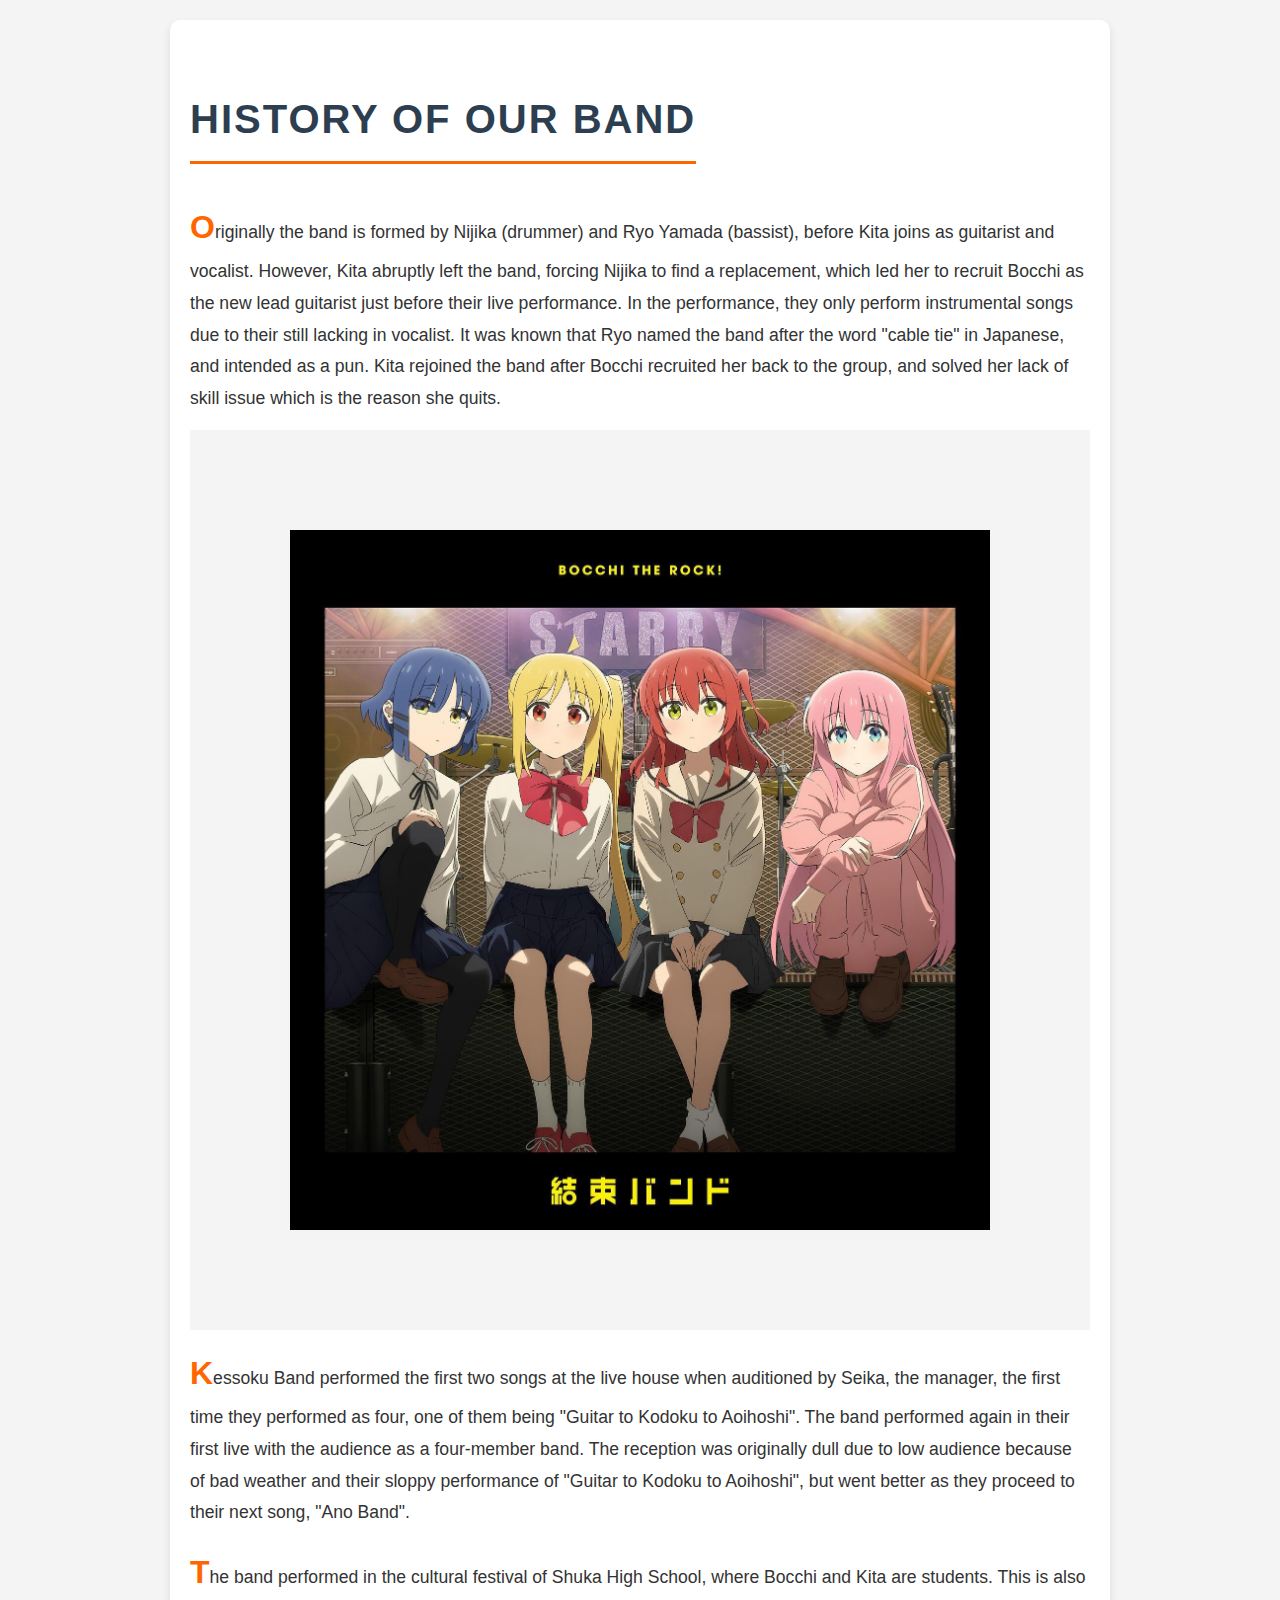
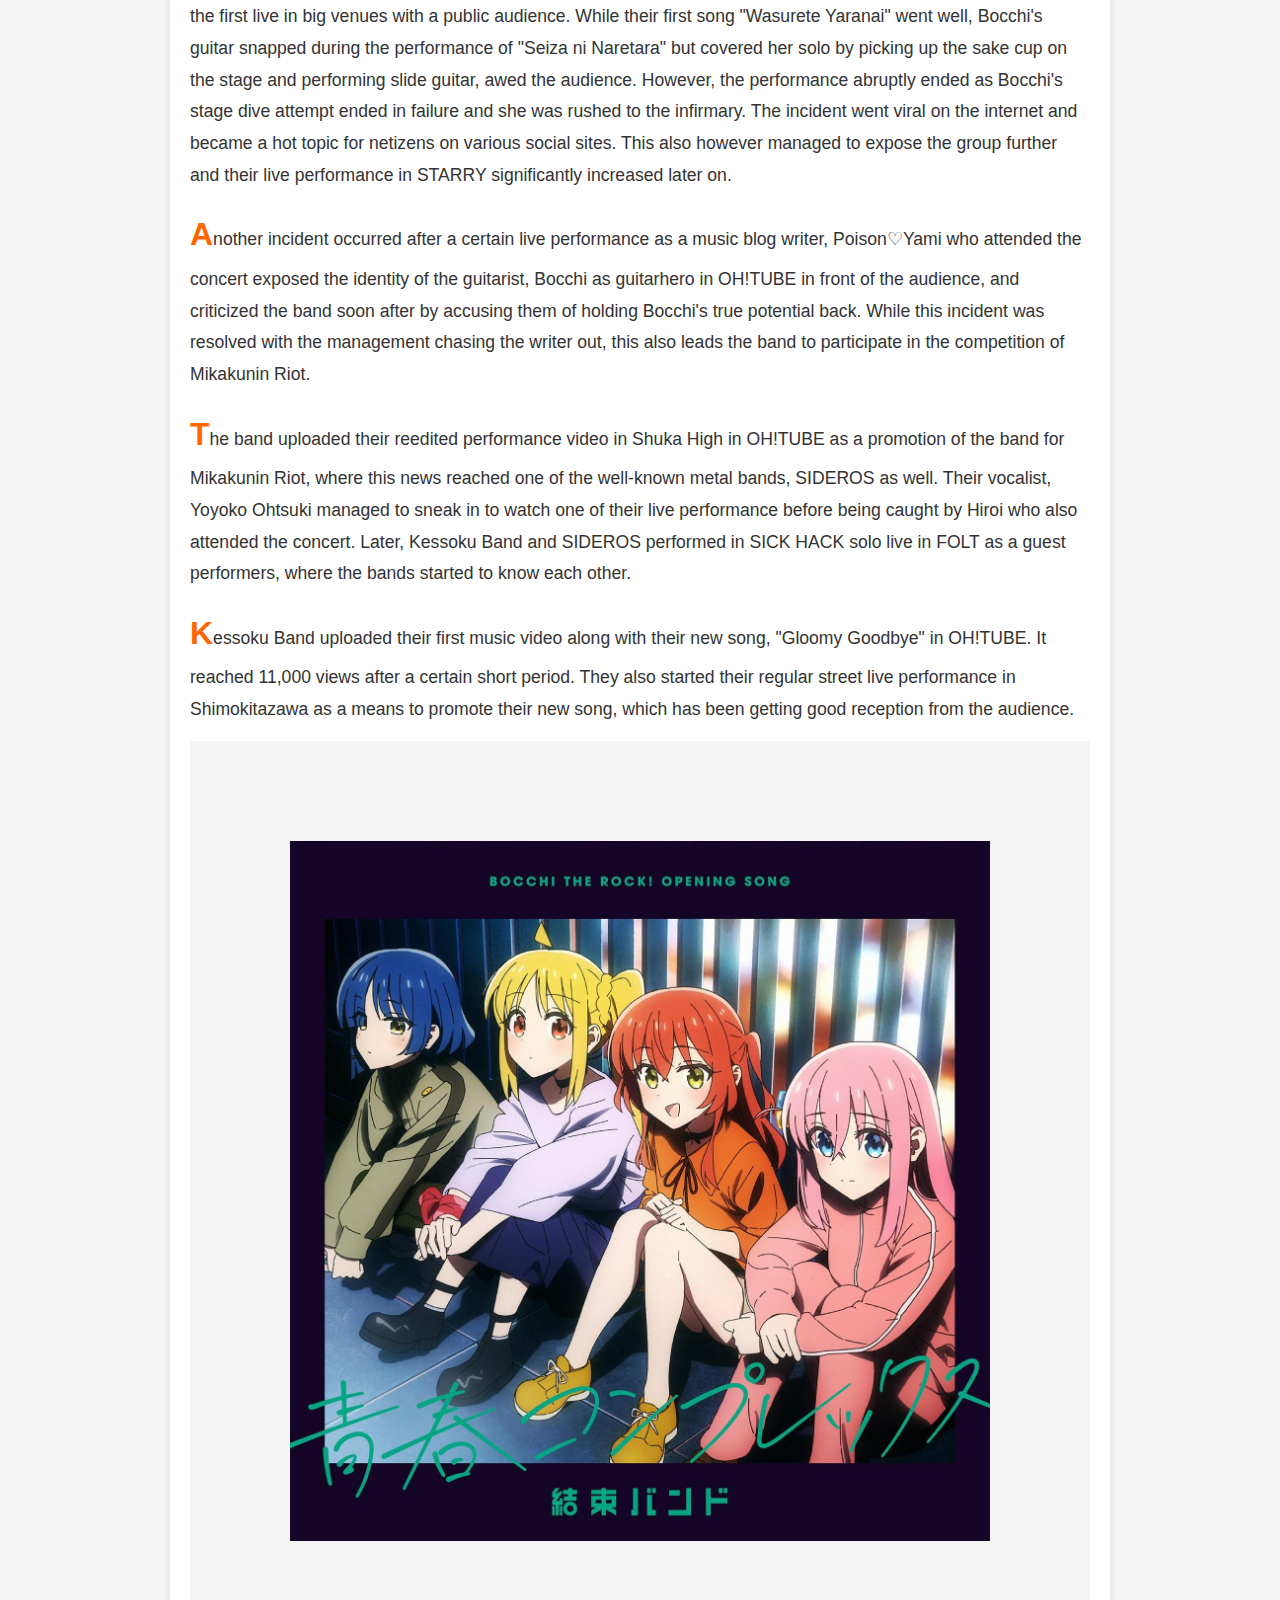
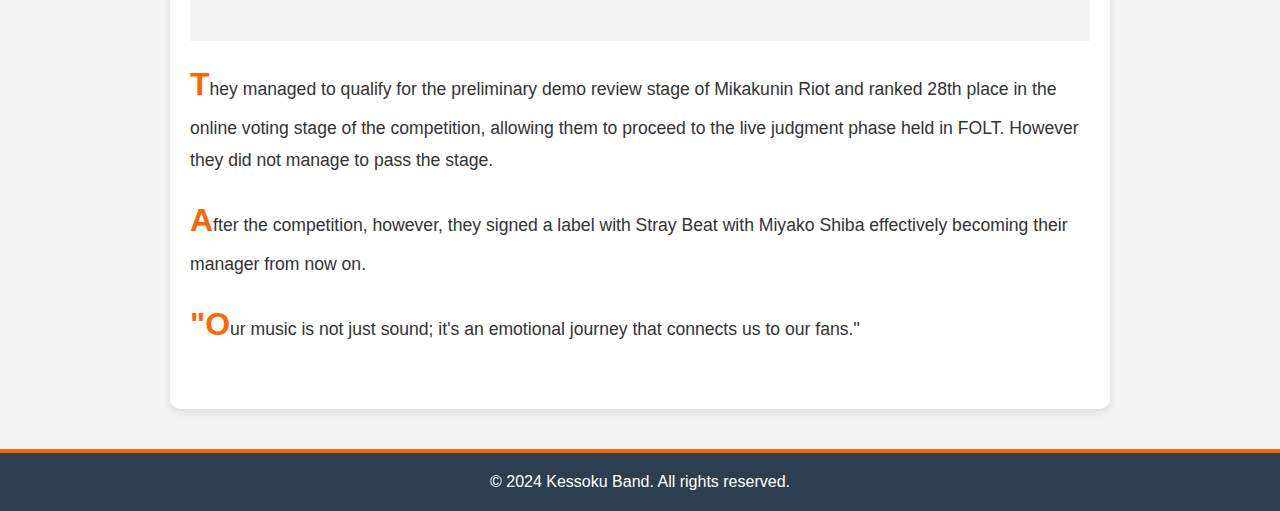
<file: about.html>
<!DOCTYPE html>
<html lang="en">
<head>
    <meta charset="UTF-8">
    <meta name="viewport" content="width=device-width, initial-scale=1.0">
    <title>About Us - Kessoku Band</title>
    <link rel="stylesheet" href="stylea.css">
</head>
<body>
    <section id="about">
        <h1>History of Our Band</h1>
        <p>Originally the band is formed by Nijika (drummer) and Ryo Yamada (bassist), before Kita joins as guitarist and vocalist. However, Kita abruptly left the band, forcing Nijika to find a replacement, which led her to recruit Bocchi as the new lead guitarist just before their live performance. In the performance, they only perform instrumental songs due to their still lacking in vocalist. It was known that Ryo named the band after the word "cable tie" in Japanese, and intended as a pun. Kita rejoined the band after Bocchi recruited her back to the group, and solved her lack of skill issue which is the reason she quits.</p>
        <div class="container">
            <img src="p1.jpg">
        </div>
        <p>Kessoku Band performed the first two songs at the live house when auditioned by Seika, the manager, the first time they performed as four, one of them being "Guitar to Kodoku to Aoihoshi". The band performed again in their first live with the audience as a four-member band. The reception was originally dull due to low audience because of bad weather and their sloppy performance of "Guitar to Kodoku to Aoihoshi", but went better as they proceed to their next song, "Ano Band".</p>
        <p>The band performed in the cultural festival of Shuka High School, where Bocchi and Kita are students. This is also the first live in big venues with a public audience. While their first song "Wasurete Yaranai" went well, Bocchi's guitar snapped during the performance of "Seiza ni Naretara" but covered her solo by picking up the sake cup on the stage and performing slide guitar, awed the audience. However, the performance abruptly ended as Bocchi's stage dive attempt ended in failure and she was rushed to the infirmary. The incident went viral on the internet and became a hot topic for netizens on various social sites. This also however managed to expose the group further and their live performance in STARRY significantly increased later on.</p>
        <p>Another incident occurred after a certain live performance as a music blog writer, Poison♡Yami who attended the concert exposed the identity of the guitarist, Bocchi as guitarhero in OH!TUBE in front of the audience, and criticized the band soon after by accusing them of holding Bocchi's true potential back. While this incident was resolved with the management chasing the writer out, this also leads the band to participate in the competition of Mikakunin Riot.</p>
        <p>The band uploaded their reedited performance video in Shuka High in OH!TUBE as a promotion of the band for Mikakunin Riot, where this news reached one of the well-known metal bands, SIDEROS as well. Their vocalist, Yoyoko Ohtsuki managed to sneak in to watch one of their live performance before being caught by Hiroi who also attended the concert. Later, Kessoku Band and SIDEROS performed in SICK HACK solo live in FOLT as a guest performers, where the bands started to know each other.</p>
        <p>Kessoku Band uploaded their first music video along with their new song, "Gloomy Goodbye" in OH!TUBE. It reached 11,000 views after a certain short period. They also started their regular street live performance in Shimokitazawa as a means to promote their new song, which has been getting good reception from the audience.</p>
        <div class="container">
            <img src="p2.jpg">
        </div>
        <p>They managed to qualify for the preliminary demo review stage of Mikakunin Riot and ranked 28th place in the online voting stage of the competition, allowing them to proceed to the live judgment phase held in FOLT. However they did not manage to pass the stage.</p>
        <p>After the competition, however, they signed a label with Stray Beat with Miyako Shiba effectively becoming their manager from now on.</p>
        <div class="callout">
            <p>"Our music is not just sound; it's an emotional journey that connects us to our fans."</p>
        </div>
    </section>
    <footer>
        <p>&copy; 2024 Kessoku Band. All rights reserved.</p>
    </footer>
</body>
</html>
</file>
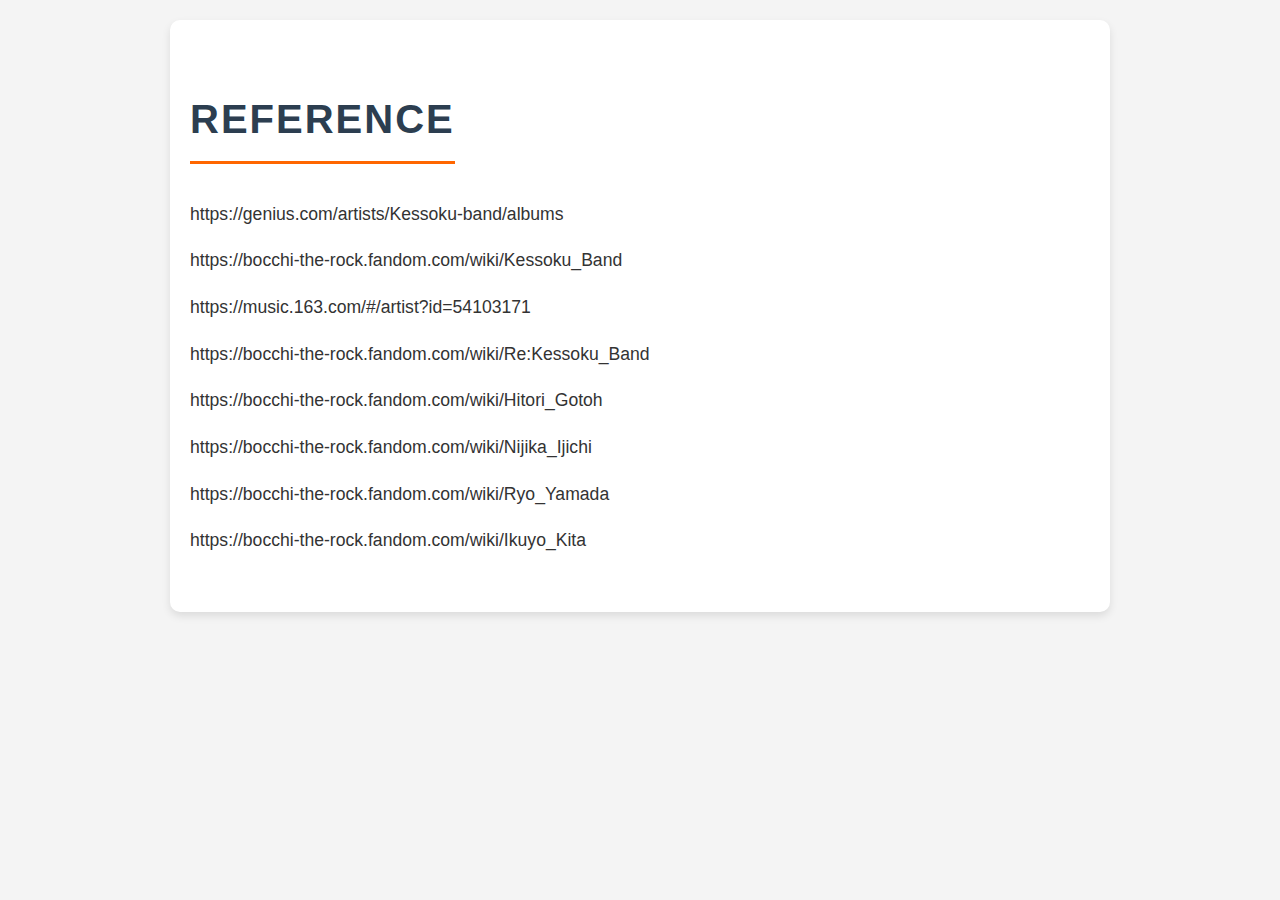
<file: reference.html>
<!DOCTYPE html>
<html lang="en">
<head>
    <meta charset="UTF-8">
    <meta name="viewport" content="width=device-width, initial-scale=1.0">
    <title>Reference - Kessoku Band</title>
    <link rel="stylesheet" href="styler.css">
</head>
<body>
    <section id="about">
        <h1>Reference</h1>
        <p>https://genius.com/artists/Kessoku-band/albums</p>
        <p>https://bocchi-the-rock.fandom.com/wiki/Kessoku_Band</p>
        <p>https://music.163.com/#/artist?id=54103171</p>
        <p>https://bocchi-the-rock.fandom.com/wiki/Re:Kessoku_Band</p>
        <p>https://bocchi-the-rock.fandom.com/wiki/Hitori_Gotoh</p>
        <p>https://bocchi-the-rock.fandom.com/wiki/Nijika_Ijichi</p>
        <p>https://bocchi-the-rock.fandom.com/wiki/Ryo_Yamada</p>
        <p>https://bocchi-the-rock.fandom.com/wiki/Ikuyo_Kita</p>
    </section>
</body>
</html>
</file>
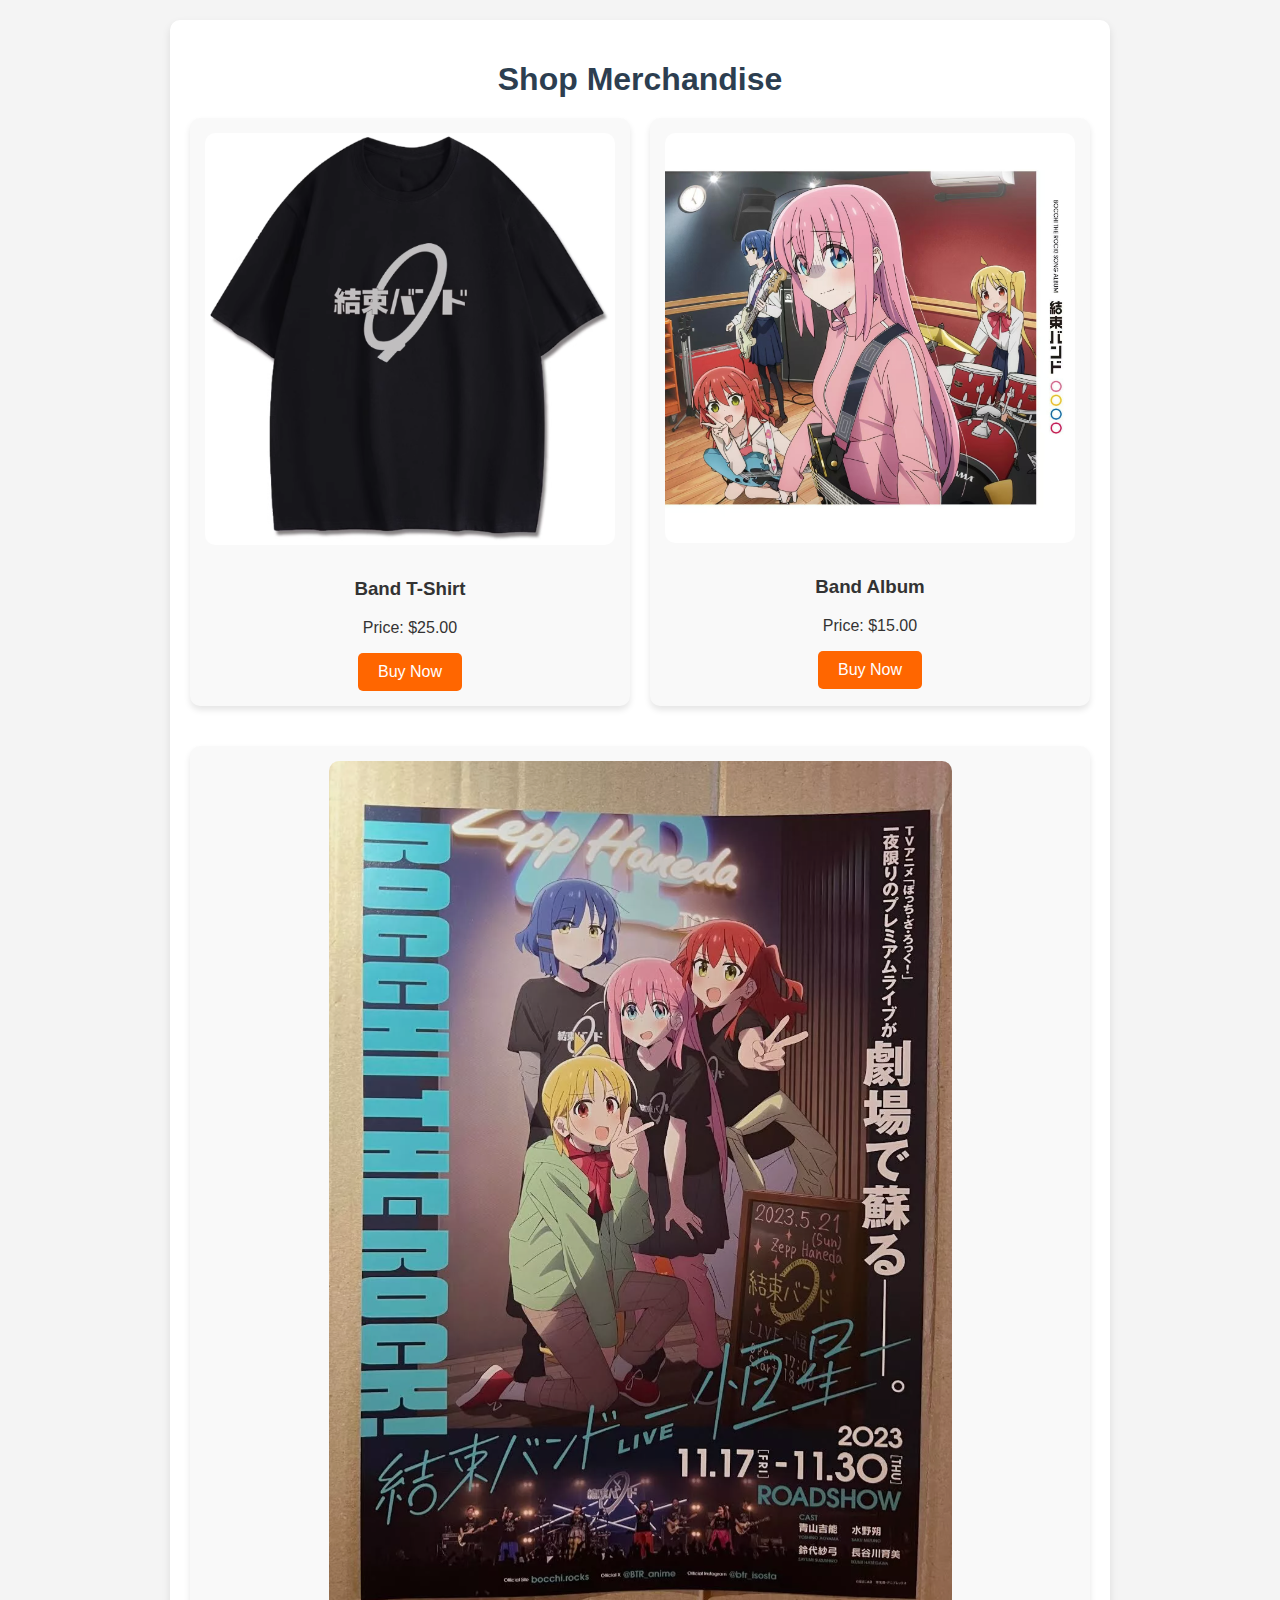
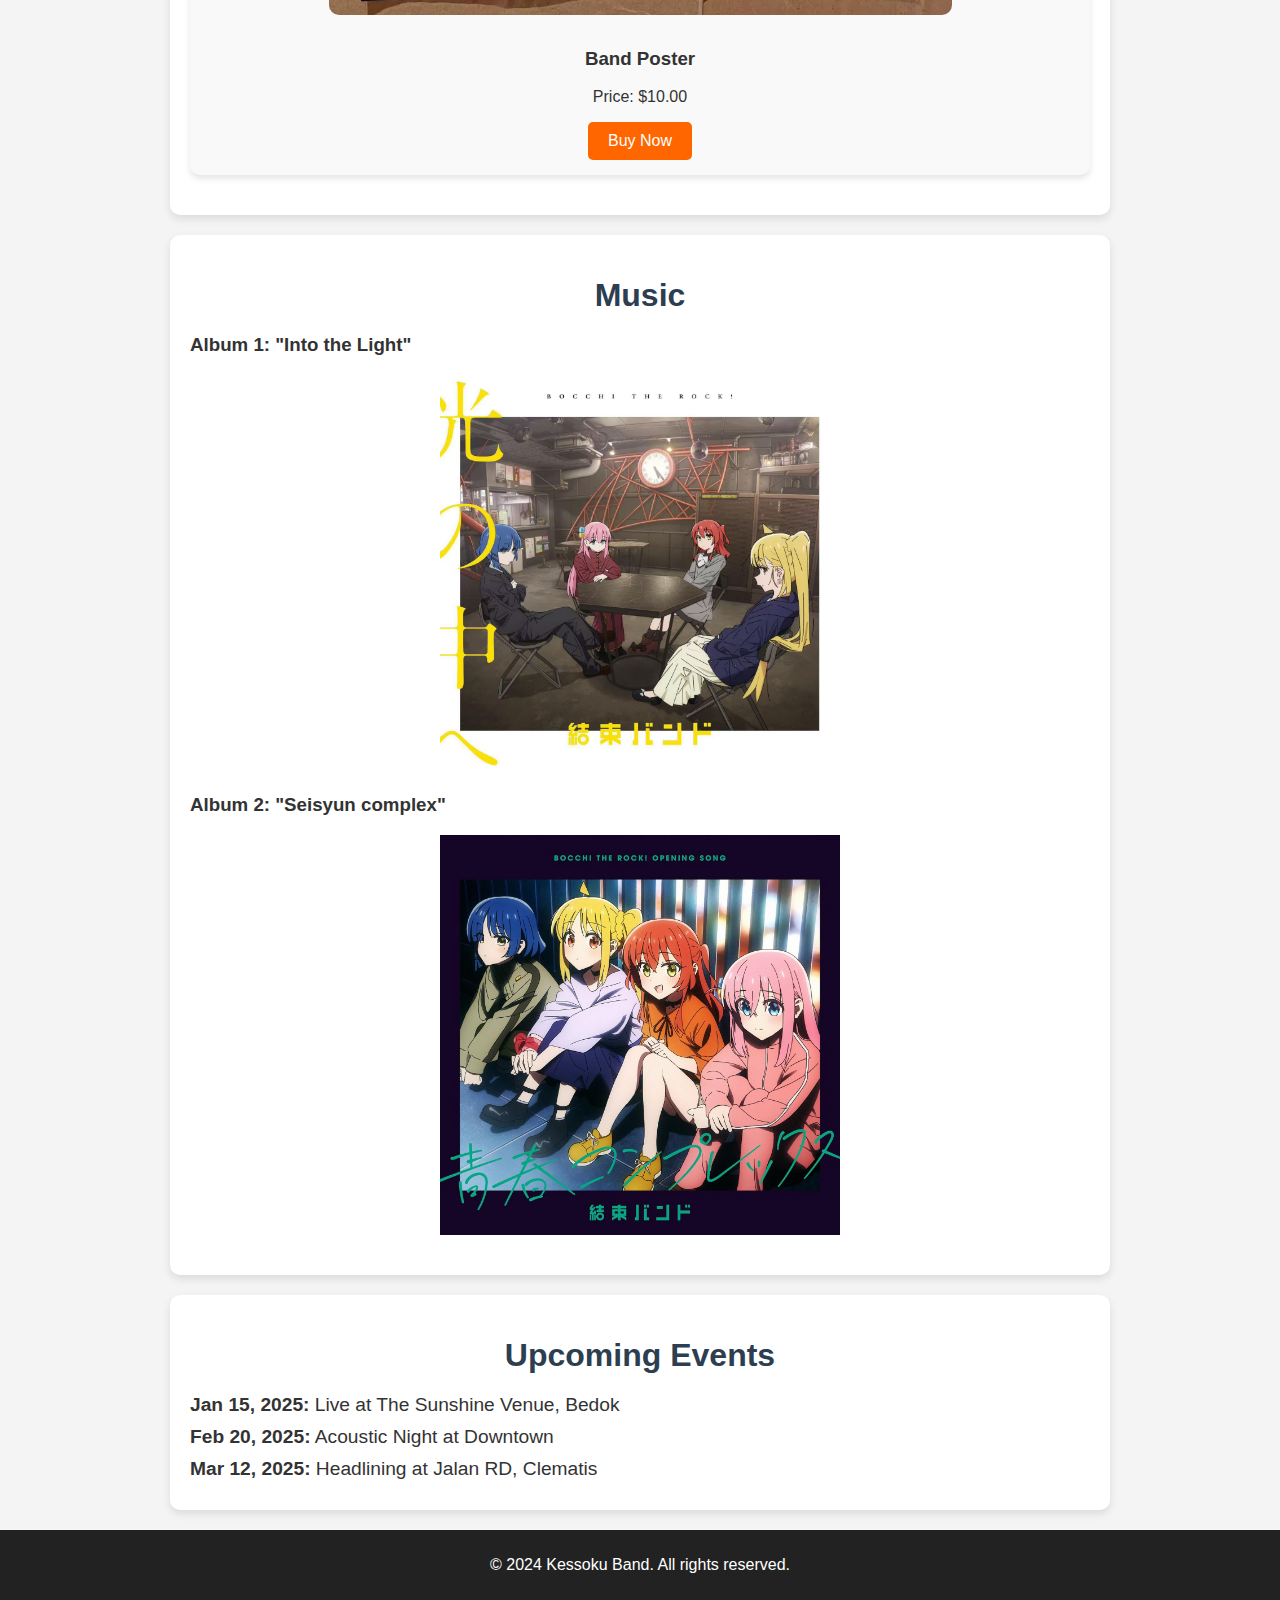
<file: service.html>
<!DOCTYPE html>
<html lang="en">
<head>
    <meta charset="UTF-8">
    <meta name="viewport" content="width=device-width, initial-scale=1.0">
    <title>Merchandise & Events - Kessoku Band</title>
    <link rel="stylesheet" href="styles.css">
</head>
<body>
    <section id="merchandise">
        <h1>Shop Merchandise</h1>
        <div class="items">
            <div class="item">
                <img src="tshirt.png" alt="Band T-Shirt">
                <h3>Band T-Shirt</h3>
                <p>Price: $25.00</p>
                <button>Buy Now</button>
            </div>
            <div class="item">
                <img src="album.jpg" alt="Band Album">
                <h3>Band Album</h3>
                <p>Price: $15.00</p>
                <button>Buy Now</button>
            </div>
            <div class="item">
                <img src="poster.png" alt="Band Poster">
                <h3>Band Poster</h3>
                <p>Price: $10.00</p>
                <button>Buy Now</button>
            </div>
        </div>
    </section>
    <section id="music">
        <h1>Music</h1>
        <div class="music-list">
            <div class="track">
                <h3>Album 1: "Into the Light"</h3>
                <div class="container">
                    <img src="Into the light.jpg">
                </div>
            </div>
            <div class="track">
                <h3>Album 2: "Seisyun complex"</h3>
                <div class="container">
                    <img src="p2.jpg">
                </div>
            </div>
        </div>
    </section>
    <section id="events">
        <h1>Upcoming Events</h1>
        <ul>
            <li><strong>Jan 15, 2025:</strong> Live at The Sunshine Venue, Bedok</li>
            <li><strong>Feb 20, 2025:</strong> Acoustic Night at Downtown</li>
            <li><strong>Mar 12, 2025:</strong> Headlining at Jalan RD, Clematis</li>
        </ul>
    </section>
    <footer>
        <p>&copy; 2024 Kessoku Band. All rights reserved.</p>
    </footer>
</body>
</html>
</file>
<file: stylea.css>
body {
    font-family: 'Arial', sans-serif;
    margin: 0;
    padding: 0;
    background-color: #f4f4f4;
    color: #333;
}
#about {
    background-color: #fff;
    padding: 40px 20px;
    margin: 20px auto;
    max-width: 900px;
    border-radius: 10px;
    box-shadow: 0 4px 8px rgba(0, 0, 0, 0.1);
    line-height: 1.6;
}
#about h1, #about h2 {
    text-align: center;
    color: #2c3e50;
    margin-bottom: 20px;
    text-transform: uppercase;
    letter-spacing: 2px;
}
#about h1 {
    font-size: 2.5rem;
    border-bottom: 3px solid #ff6600;
    display: inline-block;
    padding-bottom: 10px;
}
#about h2 {
    font-size: 2rem;
    margin-top: 40px;
}
#about p {
    margin: 15px 0;
    font-size: 1.1rem;
    line-height: 1.8;
}
#about p:first-letter {
    font-size: 2rem;
    font-weight: bold;
    color: #ff6600;
}
footer {
    background-color: #2c3e50;
    color: #fff;
    text-align: center;
    padding: 20px;
    margin-top: 40px;
    border-top: 4px solid #ff6600;
    font-size: 1rem;
}
footer p {
    margin: 0;
}
@media (max-width: 768px) {
    #about {
        padding: 20px;
    }

    #about h1 {
        font-size: 2rem;
    }

    #about h2 {
        font-size: 1.5rem;
    }

    #about p {
        font-size: 1rem;
    }
}
body {
    background-size: cover;
    background-attachment: fixed;
}
.container {
    display: flex;
    justify-content: center;
    align-items: center;
    height: 100vh;
    background-color: #f4f4f4;
}
.container img {
    max-width: 100%;
    height: 700px;
}
</file>
<file: styler.css>
body {
    font-family: 'Arial', sans-serif;
    margin: 0;
    padding: 0;
    background-color: #f4f4f4;
    color: #333;
}
#about {
    background-color: #fff;
    padding: 40px 20px;
    margin: 20px auto;
    max-width: 900px;
    border-radius: 10px;
    box-shadow: 0 4px 8px rgba(0, 0, 0, 0.1);
    line-height: 1.6;
}
#about h1, #about h2 {
    text-align: center;
    color: #2c3e50;
    margin-bottom: 20px;
    text-transform: uppercase;
    letter-spacing: 2px;
}
#about h1 {
    font-size: 2.5rem;
    border-bottom: 3px solid #ff6600;
    display: inline-block;
    padding-bottom: 10px;
}
#about h2 {
    font-size: 2rem;
    margin-top: 40px;
}
#about p {
    margin: 15px 0;
    font-size: 1.1rem;
    line-height: 1.8;
}
footer {
    background-color: #2c3e50;
    color: #fff;
    text-align: center;
    padding: 20px;
    margin-top: 40px;
    border-top: 4px solid #ff6600;
    font-size: 1rem;
}
footer p {
    margin: 0;
}
@media (max-width: 768px) {
    #about {
        padding: 20px;
    }

    #about h1 {
        font-size: 2rem;
    }

    #about h2 {
        font-size: 1.5rem;
    }

    #about p {
        font-size: 1rem;
    }
}
</file>
<file: styles.css>
body {
    font-family: 'Arial', sans-serif;
    margin: 0;
    padding: 0;
    background-color: #f4f4f4;
    color: #333;
}
header {
    background-color: #222;
    color: white;
    padding: 10px 0;
    text-align: center;
}
nav ul {
    list-style: none;
    padding: 0;
    margin: 0;
    display: flex;
    justify-content: center;
}
nav ul li {
    margin: 0 15px;
}
nav ul li a {
    color: white;
    text-decoration: none;
    font-size: 1.2rem;
}
h1 {
    text-align: center;
    color: #2c3e50;
    margin-bottom: 20px;
}
section {
    padding: 20px;
    margin: 20px auto;
    max-width: 900px;
    background: white;
    border-radius: 10px;
    box-shadow: 0 4px 8px rgba(0, 0, 0, 0.1);
}
.items {
    display: flex;
    gap: 20px;
    flex-wrap: wrap;
    justify-content: space-between;
}
.item {
    text-align: center;
    background-color: #f9f9f9;
    padding: 15px;
    border-radius: 10px;
    box-shadow: 0 4px 6px rgba(0, 0, 0, 0.1);
    flex: 1 1 calc(33.333% - 20px); /* Three items per row */
    margin-bottom: 20px;
}
.item img {
    max-width: 100%;
    height: auto;
    border-radius: 10px;
    margin-bottom: 10px;
}
.item button {
    background-color: #ff6600;
    color: white;
    border: none;
    padding: 10px 20px;
    cursor: pointer;
    font-size: 1rem;
    border-radius: 5px;
    transition: background-color 0.3s ease;
}
.item button:hover {
    background-color: #e05500;
}
.music-list {
    margin: 20px 0;
}
.track {
    margin-bottom: 20px;
}
audio {
    width: 100%;
}
#events ul {
    list-style: none;
    padding: 0;
    margin: 0;
}
#events ul li {
    margin: 10px 0;
    font-size: 1.2rem;
}
footer {
    background-color: #222;
    color: white;
    text-align: center;
    padding: 10px 0;
    margin-top: 20px;
}
.container {
    display: flex;
    justify-content: center;
    align-items: center;
}
.container img {
    max-width: 100%;
    height: 400px;
}
</file>
